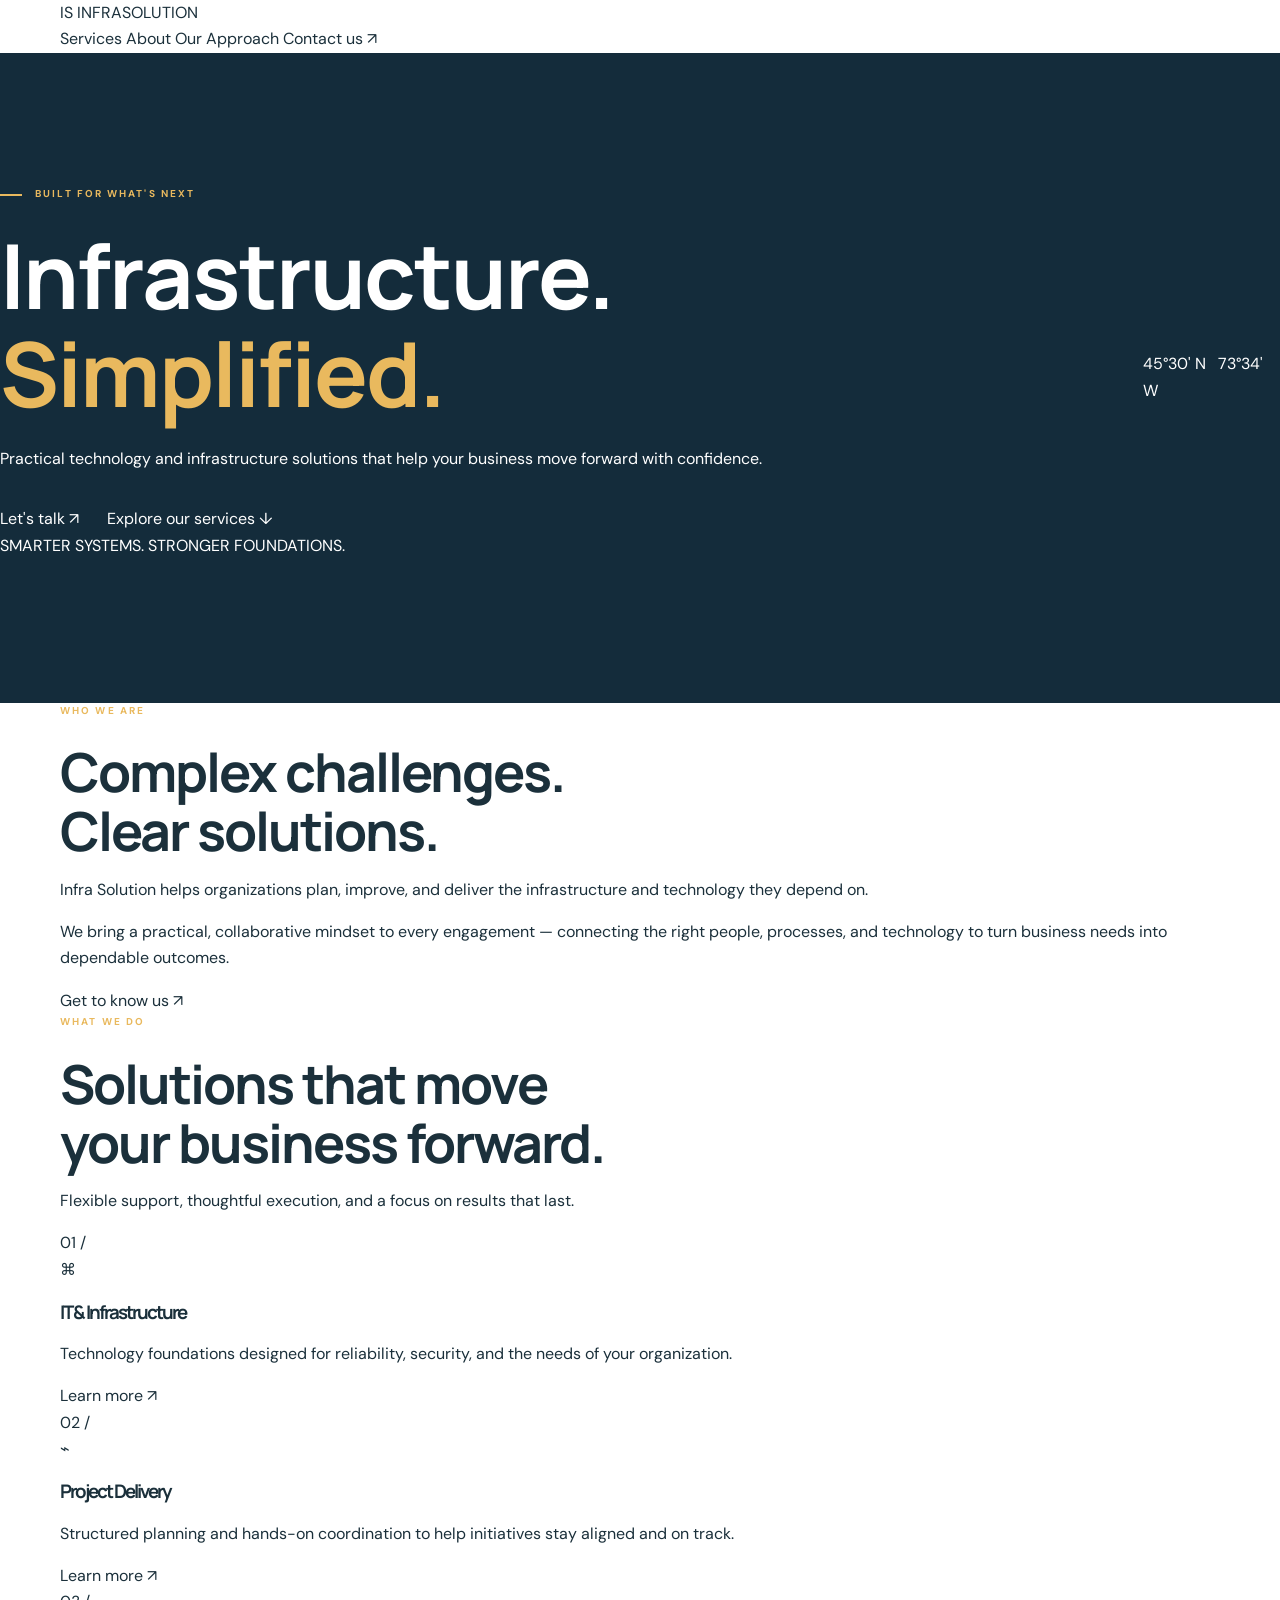
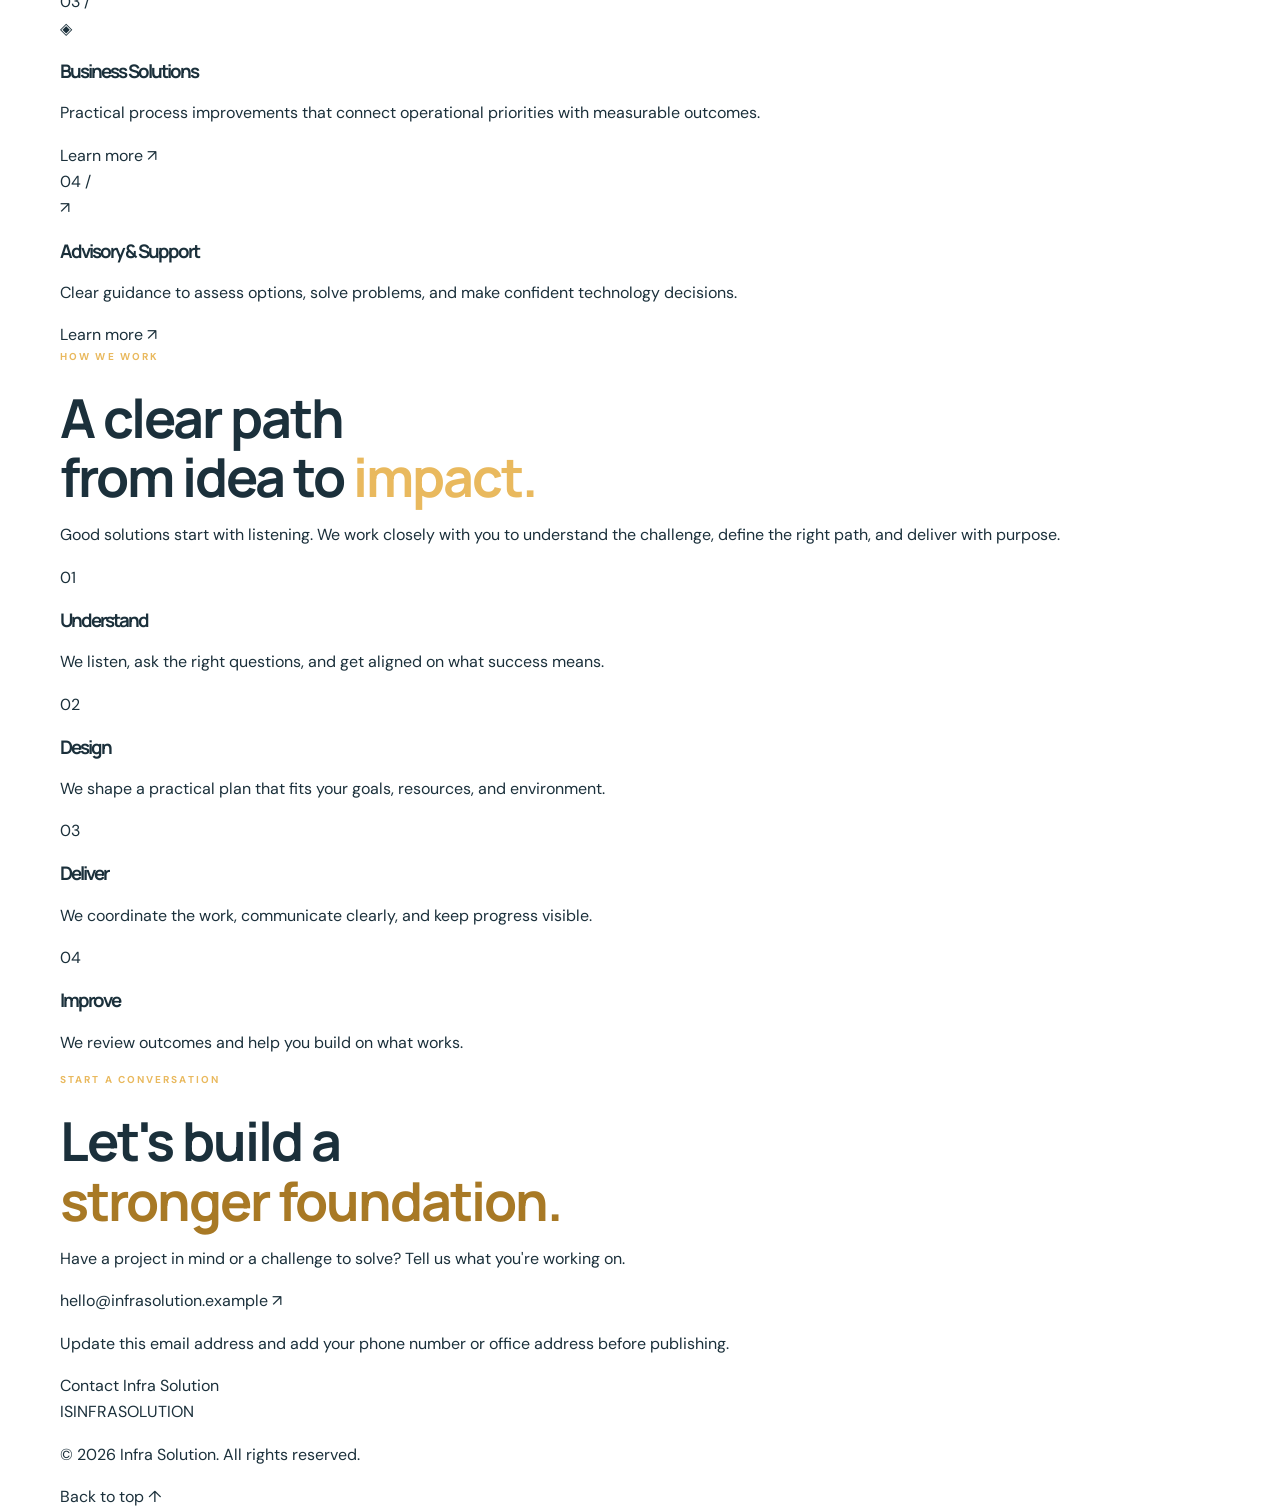
<file: index.html>
<!DOCTYPE html>
<html lang="en">
<head>
  <meta charset="UTF-8">
  <meta name="viewport" content="width=device-width, initial-scale=1.0">
  <meta name="description" content="Infra Solution delivers dependable infrastructure, technology, and project solutions for growing businesses.">
  <title>Infra Solution | Infrastructure. Simplified.</title>
  <link rel="stylesheet" href="style.css">
</head>
<body>
  <header class="site-header">
    <div class="container nav-wrap">
      <a class="brand" href="#home" aria-label="Infra Solution home">
        <span class="brand-mark">IS</span>
        <span>INFRA<span class="brand-light">SOLUTION</span></span>
      </a>
      <nav aria-label="Main navigation">
        <a href="#services">Services</a>
        <a href="#about">About</a>
        <a href="#approach">Our Approach</a>
        <a class="nav-cta" href="#contact">Contact us <span aria-hidden="true">↗</span></a>
      </nav>
    </div>
  </header>

  <main>
    <section class="hero" id="home">
      <div class="hero-grid"></div>
      <div class="container hero-content">
        <p class="eyebrow"><span></span> BUILT FOR WHAT'S NEXT</p>
        <h1>Infrastructure.<br><em>Simplified.</em></h1>
        <p class="hero-copy">Practical technology and infrastructure solutions that help your business move forward with confidence.</p>
        <div class="hero-actions">
          <a class="button button-primary" href="#contact">Let's talk <span>↗</span></a>
          <a class="text-link" href="#services">Explore our services <span>↓</span></a>
        </div>
        <div class="hero-note">
          <span class="note-line"></span>
          <span>SMARTER SYSTEMS. STRONGER FOUNDATIONS.</span>
        </div>
      </div>
      <div class="hero-orbit orbit-one"></div>
      <div class="hero-orbit orbit-two"></div>
      <div class="hero-coordinate">45°30' N &nbsp; 73°34' W</div>
    </section>

    <section class="intro section-pad" id="about">
      <div class="container intro-grid">
        <div>
          <p class="eyebrow dark-eyebrow">WHO WE ARE</p>
          <h2>Complex challenges.<br><span>Clear solutions.</span></h2>
        </div>
        <div class="intro-copy">
          <p class="lead">Infra Solution helps organizations plan, improve, and deliver the infrastructure and technology they depend on.</p>
          <p>We bring a practical, collaborative mindset to every engagement — connecting the right people, processes, and technology to turn business needs into dependable outcomes.</p>
          <a class="underlined-link" href="#contact">Get to know us <span>↗</span></a>
        </div>
      </div>
    </section>

    <section class="services section-pad" id="services">
      <div class="container">
        <div class="section-heading">
          <div>
            <p class="eyebrow">WHAT WE DO</p>
            <h2>Solutions that move<br>your business forward.</h2>
          </div>
          <p class="section-aside">Flexible support, thoughtful execution, and a focus on results that last.</p>
        </div>
        <div class="service-grid">
          <article class="service-card">
            <div class="service-number">01 /</div>
            <div class="service-icon">⌘</div>
            <h3>IT & Infrastructure</h3>
            <p>Technology foundations designed for reliability, security, and the needs of your organization.</p>
            <a href="#contact" aria-label="Ask about IT and infrastructure">Learn more <span>↗</span></a>
          </article>
          <article class="service-card">
            <div class="service-number">02 /</div>
            <div class="service-icon">⌁</div>
            <h3>Project Delivery</h3>
            <p>Structured planning and hands-on coordination to help initiatives stay aligned and on track.</p>
            <a href="#contact" aria-label="Ask about project delivery">Learn more <span>↗</span></a>
          </article>
          <article class="service-card">
            <div class="service-number">03 /</div>
            <div class="service-icon">◈</div>
            <h3>Business Solutions</h3>
            <p>Practical process improvements that connect operational priorities with measurable outcomes.</p>
            <a href="#contact" aria-label="Ask about business solutions">Learn more <span>↗</span></a>
          </article>
          <article class="service-card">
            <div class="service-number">04 /</div>
            <div class="service-icon">↗</div>
            <h3>Advisory & Support</h3>
            <p>Clear guidance to assess options, solve problems, and make confident technology decisions.</p>
            <a href="#contact" aria-label="Ask about advisory and support">Learn more <span>↗</span></a>
          </article>
        </div>
      </div>
    </section>

    <section class="approach section-pad" id="approach">
      <div class="container approach-grid">
        <div class="approach-heading">
          <p class="eyebrow">HOW WE WORK</p>
          <h2>A clear path<br>from idea to <em>impact.</em></h2>
          <p>Good solutions start with listening. We work closely with you to understand the challenge, define the right path, and deliver with purpose.</p>
        </div>
        <div class="steps">
          <div class="step"><span>01</span><div><h3>Understand</h3><p>We listen, ask the right questions, and get aligned on what success means.</p></div></div>
          <div class="step"><span>02</span><div><h3>Design</h3><p>We shape a practical plan that fits your goals, resources, and environment.</p></div></div>
          <div class="step"><span>03</span><div><h3>Deliver</h3><p>We coordinate the work, communicate clearly, and keep progress visible.</p></div></div>
          <div class="step"><span>04</span><div><h3>Improve</h3><p>We review outcomes and help you build on what works.</p></div></div>
        </div>
      </div>
    </section>

    <section class="contact section-pad" id="contact">
      <div class="container contact-panel">
        <div>
          <p class="eyebrow">START A CONVERSATION</p>
          <h2>Let's build a<br><em>stronger foundation.</em></h2>
          <p>Have a project in mind or a challenge to solve? Tell us what you're working on.</p>
        </div>
        <div class="contact-side">
          <!-- Replace the placeholder email with your company's real contact address. -->
          <a class="contact-email" href="mailto:hello@infrasolution.example">hello@infrasolution.example <span>↗</span></a>
          <p class="small-note">Update this email address and add your phone number or office address before publishing.</p>
          <a class="button button-light" href="mailto:hello@infrasolution.example">Contact Infra Solution</a>
        </div>
      </div>
    </section>
  </main>

  <footer class="site-footer">
    <div class="container footer-wrap">
      <a class="brand footer-brand" href="#home"><span class="brand-mark">IS</span><span>INFRA<span class="brand-light">SOLUTION</span></span></a>
      <p>© <span id="year">2026</span> Infra Solution. All rights reserved.</p>
      <a href="#home">Back to top ↑</a>
    </div>
  </footer>
</body>
</html>
</file>
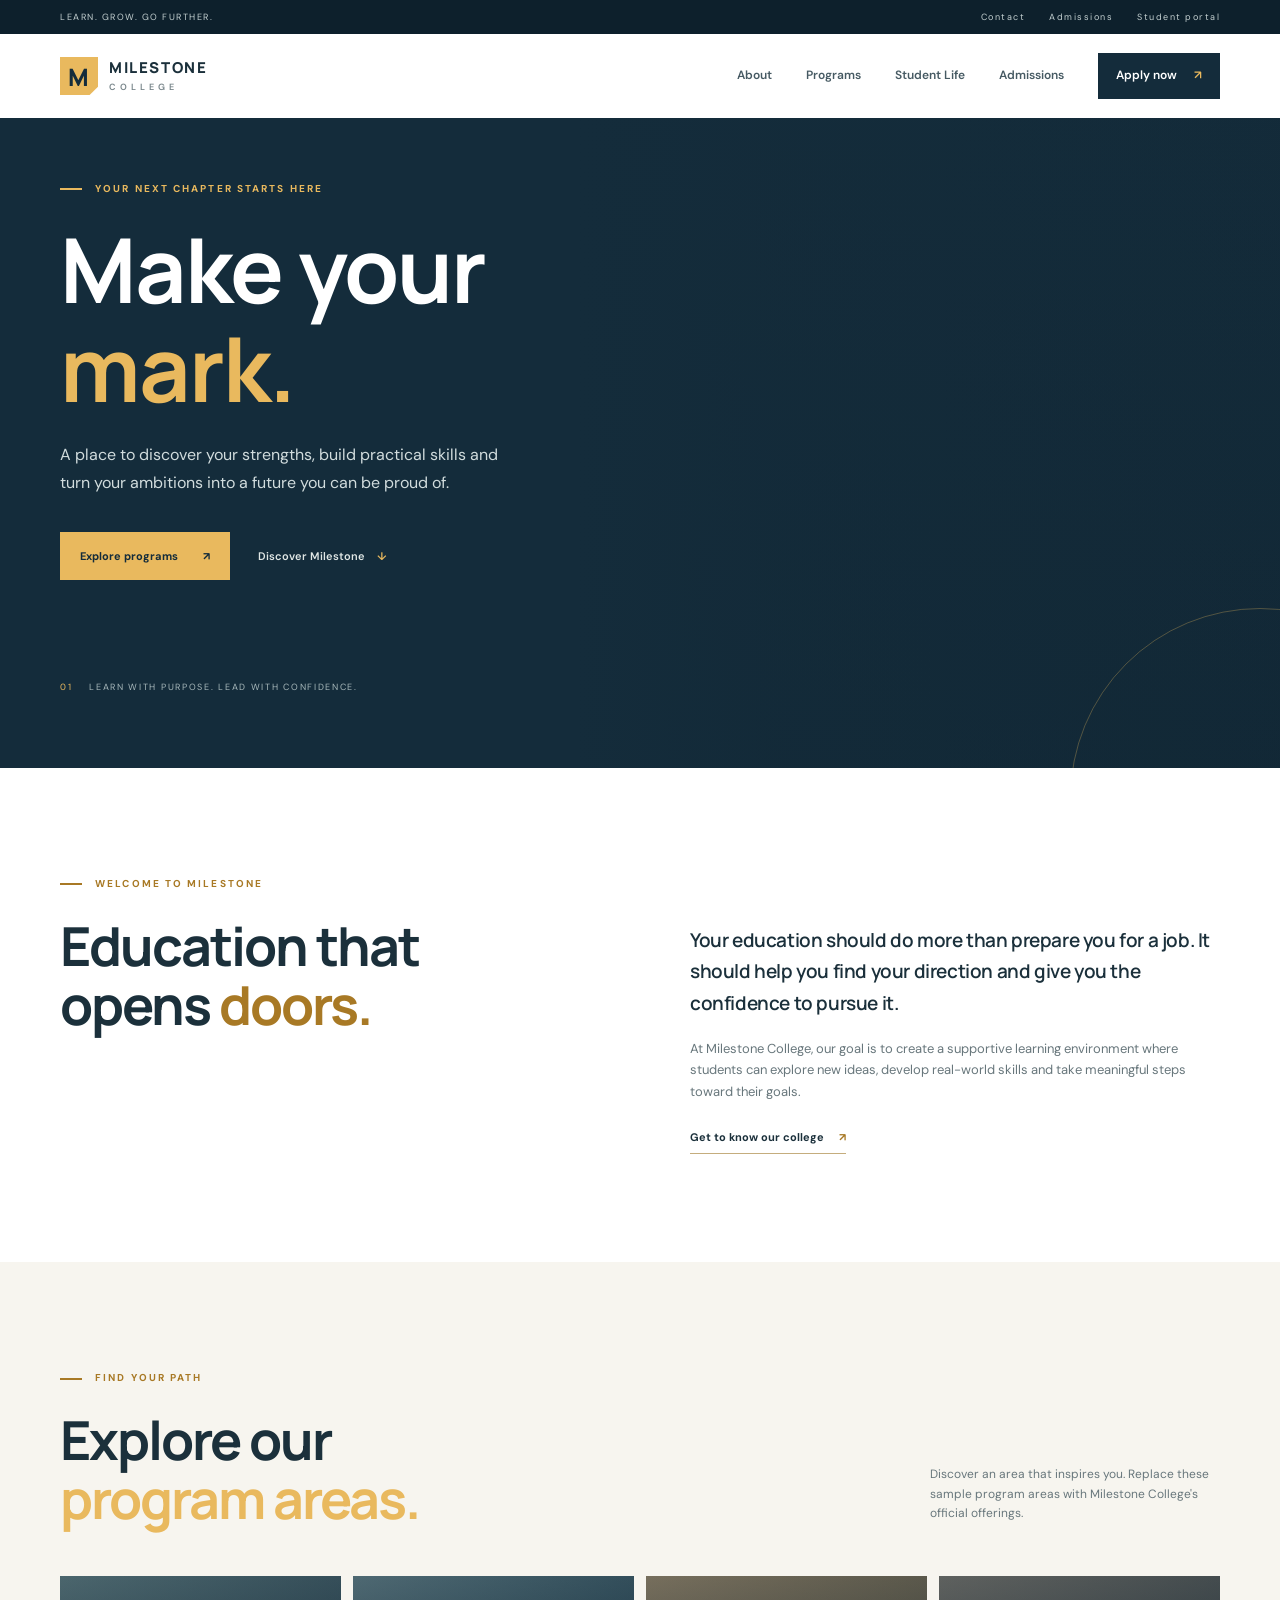
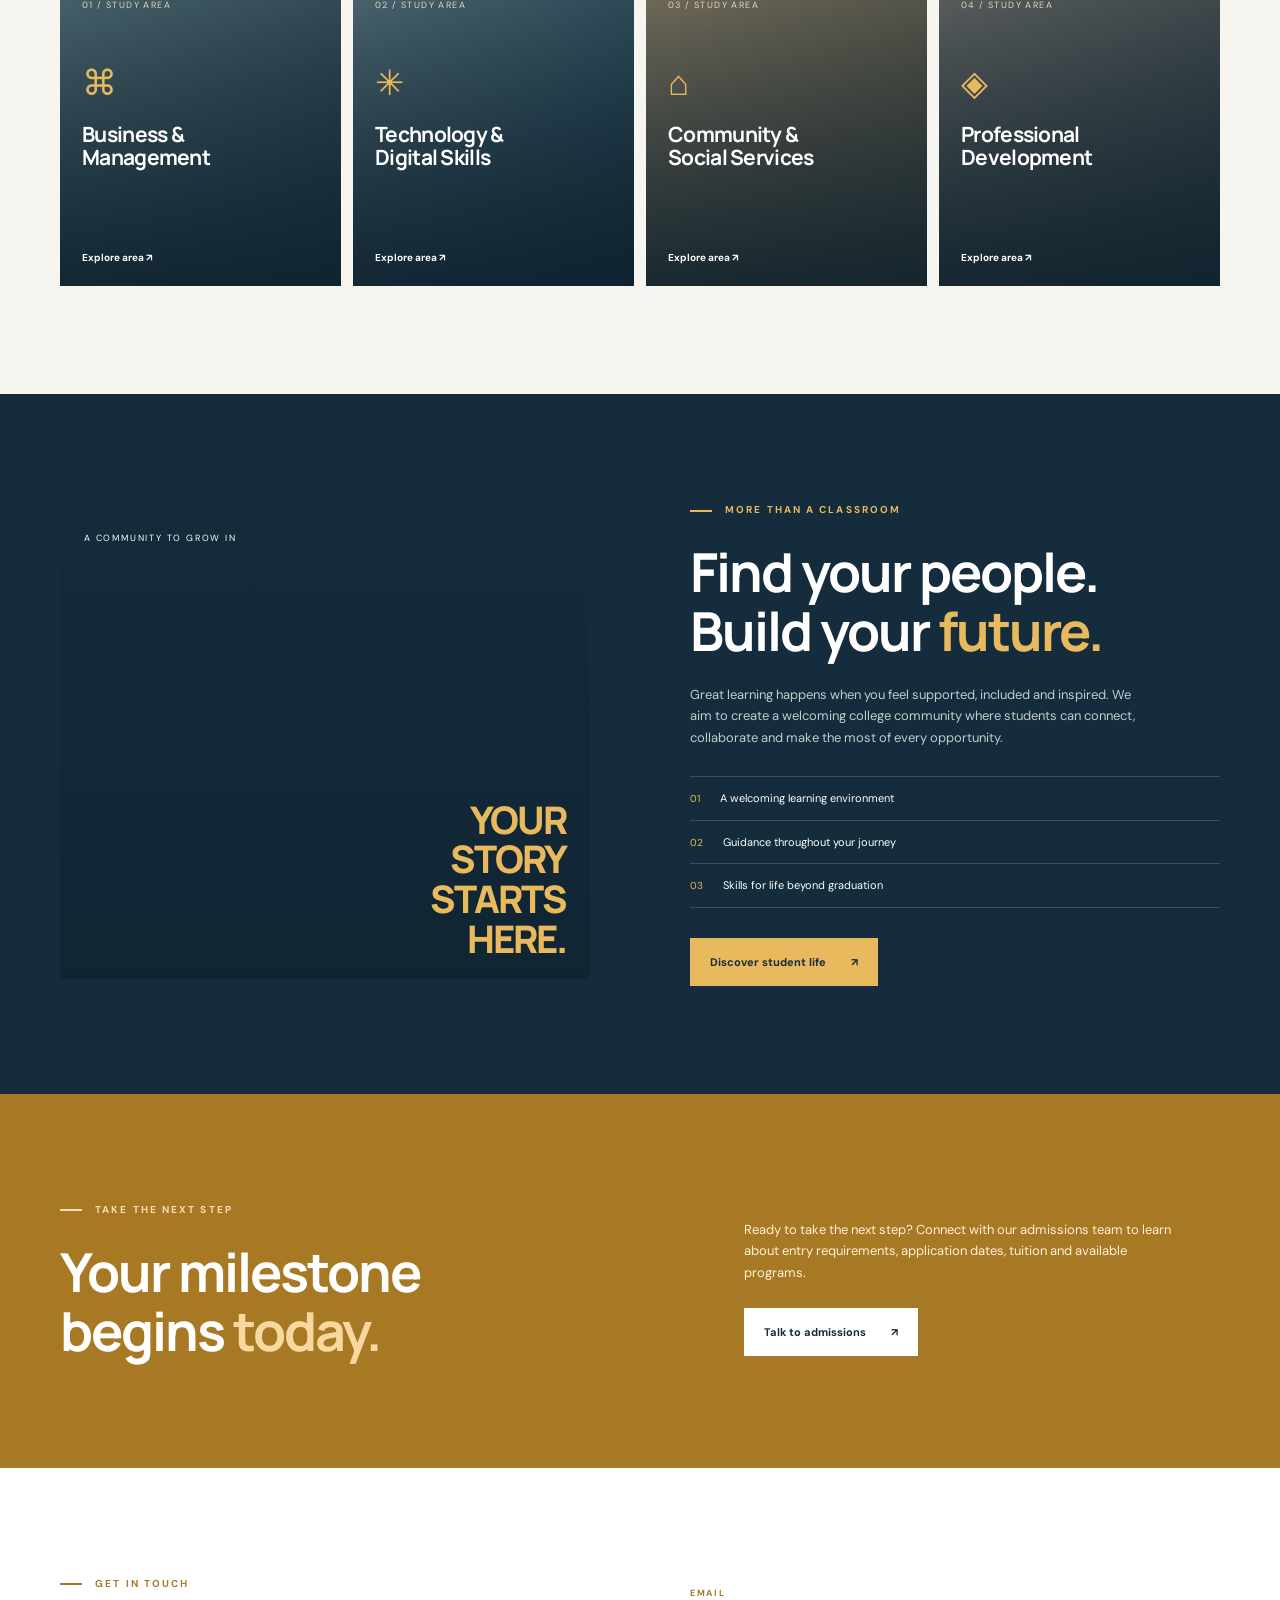
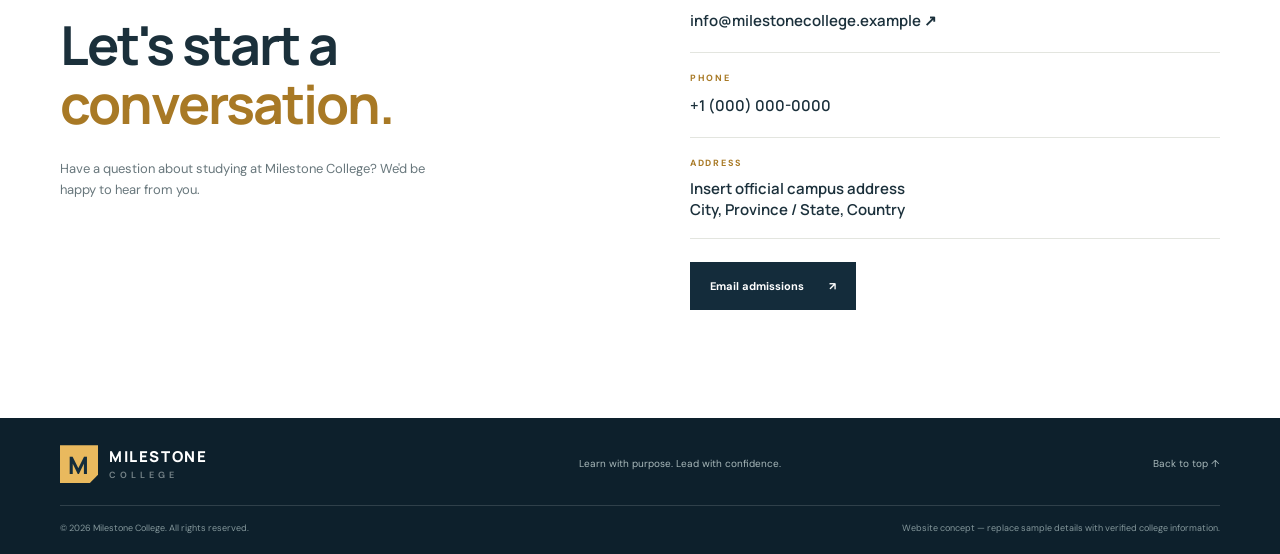
<file: milestone.html>
<!DOCTYPE html>
<html lang="en">
<head>
  <meta charset="UTF-8">
  <meta name="viewport" content="width=device-width, initial-scale=1.0">
  <meta name="description" content="Discover your potential at Milestone College. Explore programs, student life, admissions and career-focused learning.">
  <title>Milestone College | Your Future Starts Here</title>
  <link rel="stylesheet" href="style.css">
</head>
<body>
  <div class="topbar">
    <div class="container topbar-inner">
      <span>LEARN. GROW. GO FURTHER.</span>
      <div><a href="#contact">Contact</a><a href="#admissions">Admissions</a><a href="#student-life">Student portal</a></div>
    </div>
  </div>

  <header class="header">
    <div class="container nav">
      <a class="logo" href="#home" aria-label="Milestone College home">
        <span class="logo-symbol">M</span>
        <span class="logo-type">MILESTONE<small>COLLEGE</small></span>
      </a>
      <button class="menu-toggle" aria-label="Open navigation" onclick="document.querySelector('.nav-links').classList.toggle('open')">☰</button>
      <nav class="nav-links" aria-label="Main navigation">
        <a href="#about">About</a>
        <a href="#programs">Programs</a>
        <a href="#student-life">Student Life</a>
        <a href="#admissions">Admissions</a>
        <a class="nav-button" href="#contact">Apply now <span>↗</span></a>
      </nav>
    </div>
  </header>

  <main>
    <section class="hero" id="home">
      <div class="hero-image"></div>
      <div class="container hero-content">
        <div class="hero-copy">
          <p class="eyebrow"><span></span> YOUR NEXT CHAPTER STARTS HERE</p>
          <h1>Make your<br><em>mark.</em></h1>
          <p class="hero-description">A place to discover your strengths, build practical skills and turn your ambitions into a future you can be proud of.</p>
          <div class="hero-actions">
            <a class="btn btn-gold" href="#programs">Explore programs <span>↗</span></a>
            <a class="hero-link" href="#about">Discover Milestone <span>↓</span></a>
          </div>
        </div>
        <div class="hero-caption"><span>01</span> LEARN WITH PURPOSE. LEAD WITH CONFIDENCE.</div>
      </div>
      <div class="hero-shape"></div>
    </section>

    <section class="welcome section" id="about">
      <div class="container welcome-grid">
        <div>
          <p class="eyebrow dark"><span></span> WELCOME TO MILESTONE</p>
          <h2>Education that<br>opens <em>doors.</em></h2>
        </div>
        <div class="welcome-text">
          <p class="large">Your education should do more than prepare you for a job. It should help you find your direction and give you the confidence to pursue it.</p>
          <p>At Milestone College, our goal is to create a supportive learning environment where students can explore new ideas, develop real-world skills and take meaningful steps toward their goals.</p>
          <a class="line-link" href="#contact">Get to know our college <span>↗</span></a>
        </div>
      </div>
    </section>

    <section class="programs section" id="programs">
      <div class="container">
        <div class="section-top">
          <div><p class="eyebrow dark"><span></span> FIND YOUR PATH</p><h2>Explore our<br><em>program areas.</em></h2></div>
          <p class="section-intro">Discover an area that inspires you. Replace these sample program areas with Milestone College's official offerings.</p>
        </div>
        <div class="program-grid">
          <a class="program-card program-one" href="#contact"><span class="program-index">01 / STUDY AREA</span><span class="program-icon">⌘</span><h3>Business &<br>Management</h3><span class="card-link">Explore area ↗</span></a>
          <a class="program-card program-two" href="#contact"><span class="program-index">02 / STUDY AREA</span><span class="program-icon">✳</span><h3>Technology &<br>Digital Skills</h3><span class="card-link">Explore area ↗</span></a>
          <a class="program-card program-three" href="#contact"><span class="program-index">03 / STUDY AREA</span><span class="program-icon">⌂</span><h3>Community &<br>Social Services</h3><span class="card-link">Explore area ↗</span></a>
          <a class="program-card program-four" href="#contact"><span class="program-index">04 / STUDY AREA</span><span class="program-icon">◈</span><h3>Professional<br>Development</h3><span class="card-link">Explore area ↗</span></a>
        </div>
      </div>
    </section>

    <section class="student section" id="student-life">
      <div class="container student-grid">
        <div class="student-visual">
          <div class="visual-label">A COMMUNITY TO GROW IN</div>
          <div class="visual-stamp">YOUR<br>STORY<br>STARTS<br>HERE.</div>
        </div>
        <div class="student-copy">
          <p class="eyebrow"><span></span> MORE THAN A CLASSROOM</p>
          <h2>Find your people.<br>Build your <em>future.</em></h2>
          <p>Great learning happens when you feel supported, included and inspired. We aim to create a welcoming college community where students can connect, collaborate and make the most of every opportunity.</p>
          <ul class="feature-list">
            <li><span>01</span> A welcoming learning environment</li>
            <li><span>02</span> Guidance throughout your journey</li>
            <li><span>03</span> Skills for life beyond graduation</li>
          </ul>
          <a class="btn btn-gold" href="#contact">Discover student life <span>↗</span></a>
        </div>
      </div>
    </section>

    <section class="admissions section" id="admissions">
      <div class="container admissions-inner">
        <div><p class="eyebrow"><span></span> TAKE THE NEXT STEP</p><h2>Your milestone<br>begins <em>today.</em></h2></div>
        <div class="admissions-right">
          <p>Ready to take the next step? Connect with our admissions team to learn about entry requirements, application dates, tuition and available programs.</p>
          <a class="btn btn-light" href="#contact">Talk to admissions <span>↗</span></a>
        </div>
      </div>
    </section>

    <section class="contact section" id="contact">
      <div class="container contact-grid">
        <div><p class="eyebrow dark"><span></span> GET IN TOUCH</p><h2>Let's start a<br><em>conversation.</em></h2><p class="contact-intro">Have a question about studying at Milestone College? We'd be happy to hear from you.</p></div>
        <div class="contact-details">
          <!-- Replace the sample contact information before publishing. -->
          <div class="contact-item"><small>EMAIL</small><a href="mailto:info@milestonecollege.example">info@milestonecollege.example ↗</a></div>
          <div class="contact-item"><small>PHONE</small><a href="tel:+10000000000">+1 (000) 000-0000</a></div>
          <div class="contact-item"><small>ADDRESS</small><p>Insert official campus address<br>City, Province / State, Country</p></div>
          <a class="btn btn-navy" href="mailto:info@milestonecollege.example">Email admissions <span>↗</span></a>
        </div>
      </div>
    </section>
  </main>

  <footer class="footer">
    <div class="container footer-top">
      <a class="logo footer-logo" href="#home"><span class="logo-symbol">M</span><span class="logo-type">MILESTONE<small>COLLEGE</small></span></a>
      <p>Learn with purpose. Lead with confidence.</p>
      <a href="#home">Back to top ↑</a>
    </div>
    <div class="container footer-bottom"><span>© 2026 Milestone College. All rights reserved.</span><span>Website concept — replace sample details with verified college information.</span></div>
  </footer>
</body>
</html>
</file>
<file: style.css>
@import url('https://fonts.googleapis.com/css2?family=DM+Sans:wght@400;500;600;700&family=Manrope:wght@400;500;600;700;800&display=swap');

:root{--navy:#142c3b;--navy-deep:#0d202c;--gold:#e9b95e;--cream:#f7f5ef;--ink:#1b303b;--muted:#68777c;--line:#e3e5df}
*{box-sizing:border-box}
html{scroll-behavior:smooth}
body{margin:0;color:var(--ink);font-family:'DM Sans',sans-serif;line-height:1.65}
a{color:inherit;text-decoration:none}
.container{width:min(1160px,calc(100% - 48px));margin:auto}
.topbar{background:var(--navy-deep);color:#c4d0d1;font-size:9px;letter-spacing:1.5px}
.topbar-inner{height:34px;display:flex;align-items:center;justify-content:space-between}
.topbar-inner div{display:flex;gap:24px}
.topbar a:hover{color:var(--gold)}
.header{height:84px;background:#fff;position:relative;z-index:10}
.nav{height:100%;display:flex;align-items:center;justify-content:space-between}
.logo{display:flex;align-items:center;gap:11px;font:800 15px 'Manrope',sans-serif;letter-spacing:1.6px}
.logo-symbol{width:38px;height:38px;display:grid;place-items:center;background:var(--gold);color:var(--navy);font:800 24px 'Manrope',sans-serif;clip-path:polygon(0 0,100% 0,100% 78%,78% 100%,0 100%)}
.logo-type{line-height:1.15}.logo-type small{display:block;font:600 9px 'DM Sans',sans-serif;letter-spacing:4px;color:#78858a;margin-top:4px}
.nav-links{display:flex;align-items:center;gap:34px;font-size:12px;font-weight:600;color:#465a63}
.nav-links a:hover{color:#a87925}
.nav-button{background:var(--navy);color:#fff!important;padding:13px 18px}
.nav-button span{color:var(--gold);margin-left:14px}
.menu-toggle{display:none;border:0;background:none;font-size:24px;color:var(--navy)}
.hero{min-height:650px;background:var(--navy);color:#fff;position:relative;overflow:hidden;display:flex;align-items:center}
.hero-image{position:absolute;inset:0 0 0 45%;background:linear-gradient(90deg,var(--navy) 0%,rgba(20,44,59,.62) 28%,rgba(20,44,59,.25) 100%),linear-gradient(0deg,rgba(13,32,44,.45),rgba(13,32,44,.12)),url('https://images.unsplash.com/photo-1523050854058-8df90110c9f1?auto=format&fit=crop&w=1600&q=85') center/cover}
.hero-content{position:relative;z-index:2;padding-top:35px;padding-bottom:45px}
.eyebrow{font-size:10px;font-weight:700;letter-spacing:2.1px;color:var(--gold);margin:0 0 23px}
.eyebrow span{display:inline-block;width:22px;height:2px;background:var(--gold);vertical-align:middle;margin-right:9px}
h1,h2,h3{font-family:'Manrope',sans-serif;letter-spacing:-2px;line-height:1.1}
h1{font-size:clamp(58px,7vw,92px);margin:0 0 23px}
h1 em,h2 em{font-style:normal;color:var(--gold)}
.hero-description{max-width:455px;color:#d1dcdd;font-size:16px;line-height:1.8}
.hero-actions{display:flex;align-items:center;gap:28px;margin-top:34px}
.btn{display:inline-flex;align-items:center;justify-content:space-between;gap:25px;padding:15px 20px;font-size:11px;font-weight:700;transition:.2s}
.btn:hover{transform:translateY(-2px)}
.btn-gold{background:var(--gold);color:var(--navy)}
.btn-gold:hover{background:#f3ca7c}
.hero-link{font-size:11px;font-weight:600;color:#e0e7e5}
.hero-link span{color:var(--gold);margin-left:9px}
.hero-caption{margin-top:100px;color:#a8b8bb;font-size:9px;letter-spacing:1.7px}
.hero-caption span{color:var(--gold);margin-right:13px}
.hero-shape{position:absolute;width:380px;height:380px;border:1px solid rgba(233,185,94,.3);border-radius:50%;right:-170px;bottom:-220px}
.section{padding:108px 0}
.welcome-grid{display:grid;grid-template-columns:1fr 1fr;gap:100px}
.eyebrow.dark{color:#a87925}
.eyebrow.dark span{background:#a87925}
h2{font-size:clamp(38px,4.2vw,54px);margin:0}
.welcome h2 em,.contact h2 em{color:#a87925}
.welcome-text{padding-top:30px;color:var(--muted);font-size:13px;max-width:520px}
.welcome-text .large{font:600 19px/1.65 'Manrope',sans-serif;color:var(--ink);letter-spacing:-.4px}
.line-link{display:inline-block;border-bottom:1px solid #c5ad7d;padding-bottom:7px;margin-top:13px;font-size:11px;font-weight:700;color:var(--ink)}
.line-link span{color:#a87925;margin-left:12px}
.programs{background:var(--cream)}
.section-top{display:flex;justify-content:space-between;align-items:end;margin-bottom:48px}
.section-intro{max-width:290px;color:var(--muted);font-size:12px;margin-bottom:4px}
.program-grid{display:grid;grid-template-columns:repeat(4,1fr);gap:12px}
.program-card{min-height:310px;padding:22px 22px 20px;display:flex;flex-direction:column;color:white;position:relative;overflow:hidden;isolation:isolate}
.program-card:before{content:"";position:absolute;inset:0;background:linear-gradient(180deg,rgba(13,32,44,.25),rgba(13,32,44,.88));z-index:-1;transition:transform .4s}
.program-card:hover:before{transform:scale(1.06)}
.program-one{background:linear-gradient(135deg,#607d83,#243d4c)}
.program-two{background:linear-gradient(135deg,#64818a,#183849)}
.program-three{background:linear-gradient(135deg,#9a896d,#4d4b3d)}
.program-four{background:linear-gradient(135deg,#7a7770,#303c42)}
.program-index{font-size:9px;letter-spacing:1.4px;color:#e5d6b9}
.program-icon{font-size:35px;color:var(--gold);margin-top:42px}
.program-card h3{font-size:21px;letter-spacing:-.7px;margin:10px 0 22px}
.card-link{font-size:10px;font-weight:700;margin-top:auto}
.student{background:var(--navy);color:white}
.student-grid{display:grid;grid-template-columns:1fr 1fr;gap:100px;align-items:center}
.student-visual{height:470px;position:relative;overflow:hidden;background:linear-gradient(0deg,rgba(13,32,44,.55),rgba(13,32,44,.05)),url('https://images.unsplash.com/photo-1523580846011-d3a5bc25702b?auto=format&fit=crop&w=1200&q=85') center/cover}
.visual-label{position:absolute;top:22px;left:24px;color:#fff;font-size:9px;letter-spacing:1.8px}
.visual-stamp{position:absolute;right:24px;bottom:20px;text-align:right;font:800 38px/1.05 'Manrope',sans-serif;color:var(--gold);letter-spacing:-2px}
.student-copy h2{margin-bottom:24px}
.student-copy>p:not(.eyebrow){font-size:13px;color:#c1cdce;max-width:460px}
.student-copy h2 em{color:var(--gold)}
.feature-list{list-style:none;padding:0;margin:28px 0 30px;border-top:1px solid rgba(255,255,255,.17)}
.feature-list li{padding:12px 0;border-bottom:1px solid rgba(255,255,255,.17);font-size:11px}
.feature-list span{color:var(--gold);margin-right:17px;font-size:10px}
.admissions{background:#a87925;color:white}
.admissions-inner{display:grid;grid-template-columns:1fr .8fr;gap:90px;align-items:center}
.admissions .eyebrow{color:#f6dfb3}
.admissions .eyebrow span{background:#f6dfb3}
.admissions h2 em{color:#f7d99f}
.admissions-right p{font-size:13px;color:#fff0d8;margin-bottom:25px;max-width:430px}
.btn-light{background:#fff;color:var(--navy)}
.btn-light:hover{background:#f7e7c9}
.contact-grid{display:grid;grid-template-columns:1fr 1fr;gap:100px}
.contact-intro{color:var(--muted);font-size:13px;max-width:370px;margin-top:24px}
.contact-details{padding-top:10px}
.contact-item{padding:0 0 18px;margin-bottom:18px;border-bottom:1px solid var(--line)}
.contact-item small{display:block;color:#a87925;font-size:9px;font-weight:700;letter-spacing:1.7px;margin-bottom:7px}
.contact-item a,.contact-item p{font:600 15px 'Manrope',sans-serif;margin:0}
.contact-item a:hover{color:#a87925}
.btn-navy{background:var(--navy);color:white;margin-top:5px}
.btn-navy:hover{background:#244b60}
.footer{background:var(--navy-deep);color:#d4dedd;padding:27px 0 18px}
.footer-top{display:flex;align-items:center;justify-content:space-between;padding-bottom:22px;border-bottom:1px solid rgba(255,255,255,.14)}
.footer-logo{color:white}
.footer-top p,.footer-top>a:last-child{font-size:10px;color:#a9b9bb;margin:0}
.footer-top>a:last-child:hover{color:var(--gold)}
.footer-bottom{display:flex;justify-content:space-between;padding-top:15px;color:#84979b;font-size:9px}

@media(max-width:900px){
 .nav-links{gap:18px}.welcome-grid,.student-grid,.contact-grid{gap:55px}
 .program-grid{grid-template-columns:repeat(2,1fr)}
 .program-card{min-height:270px}
}
@media(max-width:640px){
 .container{width:calc(100% - 36px)}
 .topbar-inner{font-size:8px}.topbar-inner div{gap:12px}
 .header{height:72px}.menu-toggle{display:block}
 .nav{position:relative}.nav-links{display:none;position:absolute;top:72px;left:-18px;right:-18px;background:white;padding:20px 24px;box-shadow:0 12px 20px #122a351c;align-items:stretch;flex-direction:column;gap:18px}
 .nav-links.open{display:flex}.nav-button{text-align:center}
 .hero{min-height:620px;align-items:flex-end}.hero-image{inset:0;background-position:58% center;opacity:.62}
 .hero-content{padding-top:100px;padding-bottom:35px}h1{font-size:62px}
 .hero-description{font-size:14px;max-width:390px}
 .hero-caption{margin-top:70px}
 .section{padding:75px 0}
 .welcome-grid,.student-grid,.contact-grid,.admissions-inner{grid-template-columns:1fr;gap:35px}
 .welcome-text{padding-top:0}
 .section-top{display:block}.section-intro{margin-top:20px}
 .program-grid{grid-template-columns:1fr 1fr;gap:8px}
 .program-card{padding:16px;min-height:245px}.program-card h3{font-size:18px}
 .student-visual{height:360px}
 .student-copy h2{font-size:39px}
 .admissions-inner{gap:28px}
 .footer-top{align-items:flex-start;flex-wrap:wrap;gap:18px}
 .footer-top p{width:100%;order:3}
 .footer-bottom{flex-direction:column;gap:8px}
}
@media(max-width:390px){.program-grid{grid-template-columns:1fr}.program-card{min-height:220px}.hero-actions{gap:16px}.btn{padding:13px 14px}}
</file>
